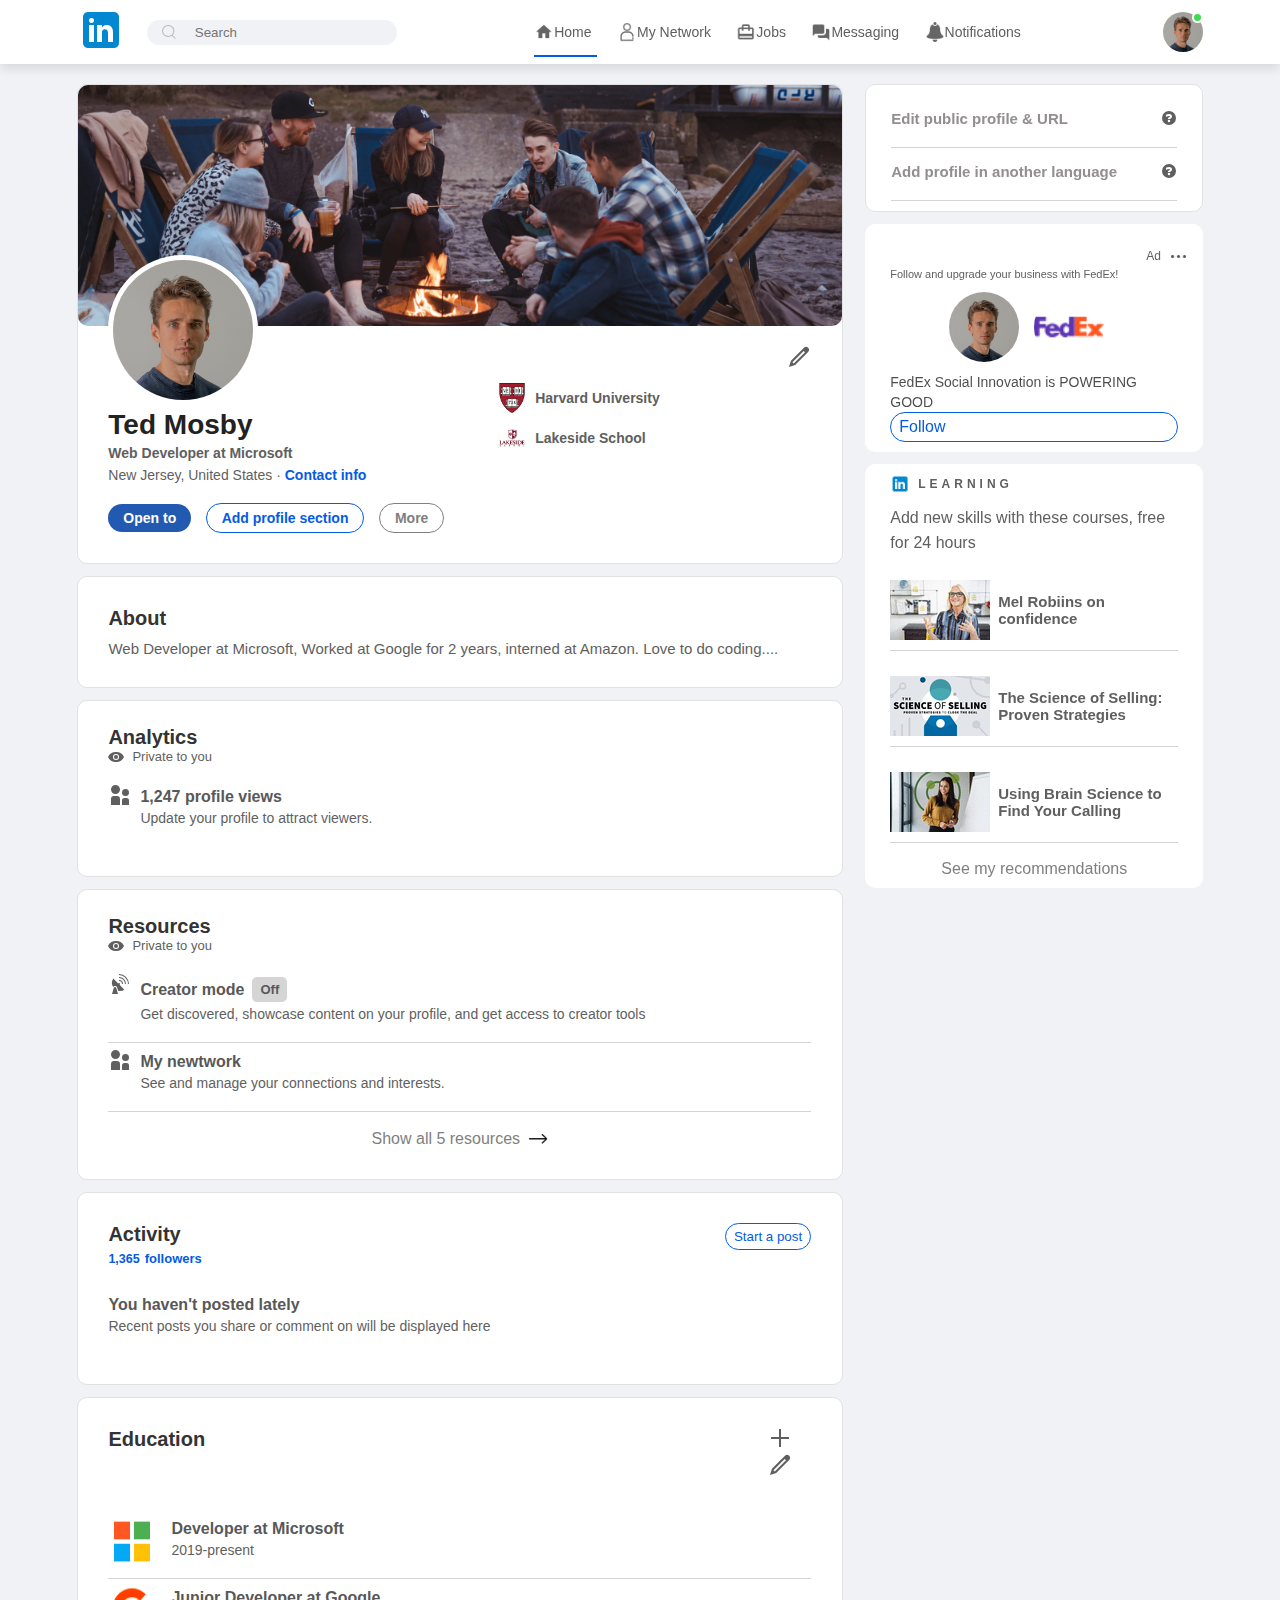
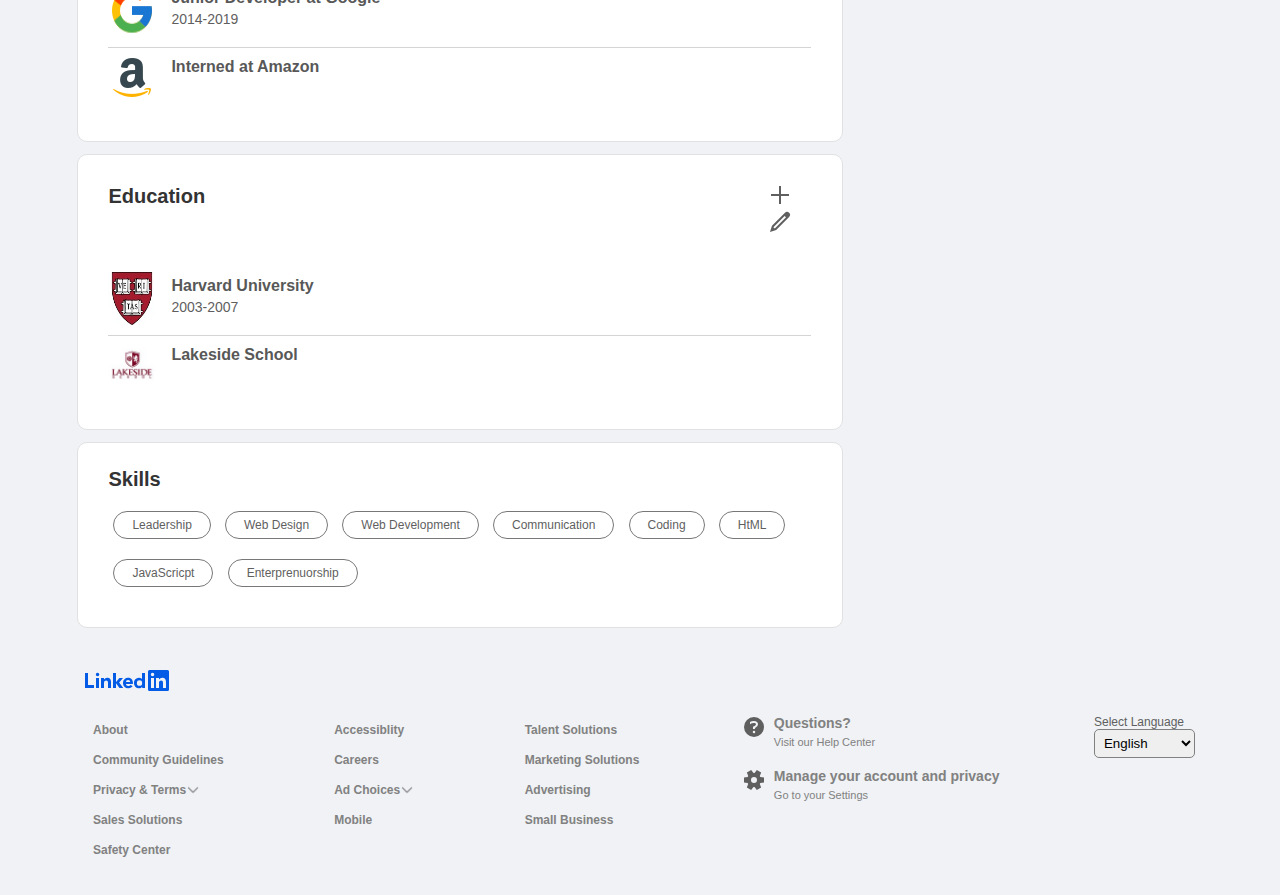
<file: linkedIn/profile.html>
<!DOCTYPE html>
<html lang="en">

<head>
    <meta charset="UTF-8">
    <meta http-equiv="X-UA-Compatible" content="IE=edge">
    <meta name="viewport" content="width=device-width, initial-scale=1.0">
    <title>LinkedIn</title>
    <link rel="stylesheet" href="style.css">
    <link rel="stylesheet" href="utils.css">
</head>

<body>
    <!-- Navbar Start Here -->
    <nav class="navbar">
        <!-- Nav-left -->
        <div class="navbar-left">
            <a href="index.html" class="logo"><img src="img/logo.png"></a>

            <div class="search-box">
                <img src="img/search.png">
                <input type="text" placeholder="Search">
            </div>

        </div>
        <!-- Nav-center -->
        <div class="navbar-center">
            <ul>
                <li><a href="#" class="active-link"><img src="img/profile-home.png"><span>Home</span></a></li>
                <li><a href="#"><img src="img/network.png"><span>My Network</span></a></li>
                <li><a href="#"><img src="img/profile-job.png"><span>Jobs</span></a></li>
                <li><a href="#"><img src="img/messaging.png"><span>Messaging</span></a></li>
                <li><a href="#"><img src="img/notification.png"><span>Notifications</span></a></li>
            </ul>
        </div>

        <!-- Nav-right -->
        <div class="navbar-right">
            <div class="online">
                <img src="img/man-1.jpg" class="nav-profile-img" onclick="toggleMenu()">
            </div>
        </div>

        <!-- -----Profile drop down menu-------- -->
        <div class="profile-menu-wrap" id="profileMenu">
            <div class="profile-menu">
                <div class="user-info">
                    <img src="img/man-1.jpg">
                    <div>
                        <h3>Ted Mosby</h3>
                        <small>Web Developer</small>
                    </div>
                </div>
                <b><a href="profile.html">View Profile</a></b>
            </div>

            <div class="drop-down-activity">
                <h3>Account</h3>
                <a href="#">Settings & Privacy</a>
                <a href="#">Help</a>
                <a href="#">Language</a>
            </div>

            <div class="drop-down-activity">
                <h3>Manage</h3>
                <a href="#">Post and Activity</a>
                <a href="#">Job Posting Account</a>

            </div>
            <div class="drop-down-activity">

                <a href="#">Log Out</a>

            </div>
        </div>

    </nav>

    <!-- ---- Profile Menu ------- -->

    <div class="container">
        <div class="profile-main">
            <div class="profile-container">
                <img src="img/cover.png" width="100%" class="cover-1">
                <div class="profile-container-inner">
                    <div class="inner-left">
                        <img src="img/man-1.jpg" class="profile-pic">
                        <h1>Ted Mosby</h1>
                        <b>Web Developer at Microsoft </b>
                        <p>New Jersey, United States &middot; <a href="#" class="contact-info"><b> Contact info</b></a>
                        </p>

                        <div class="profile-btn">
                            <a href="#" class="btn-1"><b>Open to</b> </a>
                            <a href="#" class="btn-2"><b> Add profile section</b></a>
                            <a href="#" class="btn-3">More</a>
                        </div>
                    </div>

                    <div class="inner-right">
                        <div class="pencil"><svg xmlns="http://www.w3.org/2000/svg" viewBox="0 0 24 24"
                                data-supported-dps="24x24" fill="currentColor" class="mercado-match" width="24"
                                height="24" focusable="false">
                                <path
                                    d="M21.13 2.86a3 3 0 00-4.17 0l-13 13L2 22l6.19-2L21.13 7a3 3 0 000-4.16zM6.77 18.57l-1.35-1.34L16.64 6 18 7.35z">
                                </path>
                            </svg></div>
                        <div>
                            <a href="#"><img src="img/harvard.jpg">Harvard University</a>
                            <a href="#"><img src="img/lakeside.jpg">Lakeside School</a>
                        </div>
                    </div>

                </div>
            </div>

            <div class="profile-about">
                <h2>About</h2>
                <p>Web Developer at Microsoft, Worked at Google for 2 years, interned at Amazon. Love to do coding....
                </p>
            </div>

            <div class="profile-description">
                <div>
                    <h2>Analytics</h2>
                    <span aria-hidden="true">
                        <li-icon aria-hidden="true" type="visibility" class="v-align-bottom" size="small"><svg
                                xmlns="http://www.w3.org/2000/svg" viewBox="0 0 16 16" data-supported-dps="16x16"
                                fill="currentColor" class="mercado-match" width="16" height="16" focusable="false">
                                <path
                                    d="M8 3a8.59 8.59 0 00-8 5 8.54 8.54 0 008 5 8.55 8.55 0 008-5 8.55 8.55 0 00-8-5zm0 8a3 3 0 113-3 3 3 0 01-3 3zm2-3a2 2 0 11-2-2 2 2 0 012 2z">
                                </path>
                            </svg></li-icon><span class="white-space-pre"> </span>Private to you
                    </span>
                </div>

                <div class="profile-info-icon">
                    <svg xmlns="http://www.w3.org/2000/svg" viewBox="0 0 24 24" data-supported-dps="24x24"
                        fill="currentColor" class="mercado-match" width="24" height="24" focusable="false">
                        <path
                            d="M12 16v6H3v-6a3 3 0 013-3h3a3 3 0 013 3zm5.5-3A3.5 3.5 0 1014 9.5a3.5 3.5 0 003.5 3.5zm1 2h-2a2.5 2.5 0 00-2.5 2.5V22h7v-4.5a2.5 2.5 0 00-2.5-2.5zM7.5 2A4.5 4.5 0 1012 6.5 4.49 4.49 0 007.5 2z">
                        </path>
                    </svg>

                    <div>
                        <h3>1,247 profile views </h3>
                        <p>Update your profile to attract viewers.</p>
                    </div>
                </div>
            </div>
            <div>
                <div class="profile-description">
                    <div>
                        <h2>Resources</h2>
                        <span aria-hidden="true">
                            <li-icon aria-hidden="true" type="visibility" class="v-align-bottom" size="small"><svg
                                    xmlns="http://www.w3.org/2000/svg" viewBox="0 0 16 16" data-supported-dps="16x16"
                                    fill="currentColor" class="mercado-match" width="16" height="16" focusable="false">
                                    <path
                                        d="M8 3a8.59 8.59 0 00-8 5 8.54 8.54 0 008 5 8.55 8.55 0 008-5 8.55 8.55 0 00-8-5zm0 8a3 3 0 113-3 3 3 0 01-3 3zm2-3a2 2 0 11-2-2 2 2 0 012 2z">
                                    </path>
                                </svg></li-icon><span class="white-space-pre"> </span>Private to you
                        </span>
                    </div>

                    <div class="profile-info-icon">
                        <svg xmlns="http://www.w3.org/2000/svg" viewBox="0 0 24 24" data-supported-dps="24x24"
                            fill="currentColor" class="mercado-match" width="24" height="24" focusable="false">
                            <path
                                d="M21 12h-1a9 9 0 00-9-9V2a10 10 0 0110 10zM11 5v1a6 6 0 016 6h1a7 7 0 00-7-7zm3 7h1a4 4 0 00-4-4v1a3 3 0 013 3zm-2 0a1 1 0 00-1.82-.54L5.32 6.6a8 8 0 00-.24 8.4 2.33 2.33 0 014.16.68l.88 3.08A8.57 8.57 0 0012 19a8 8 0 004.4-1.32l-4.86-4.86A1 1 0 0012 12zm-5 3a1.32 1.32 0 00-1.27 1L4 22h6l-1.73-6A1.32 1.32 0 007 15z">
                            </path>
                        </svg>

                        <div>
                            <h3>Creator mode <span>Off </span> </h3>
                            <p>Get discovered, showcase content on your profile, and get access to creator tools</p>
                        </div>

                    </div>
                    <div class="profile-info-icon">
                        <svg xmlns="http://www.w3.org/2000/svg" viewBox="0 0 24 24" data-supported-dps="24x24"
                            fill="currentColor" class="mercado-match" width="24" height="24" focusable="false">
                            <path
                                d="M12 16v6H3v-6a3 3 0 013-3h3a3 3 0 013 3zm5.5-3A3.5 3.5 0 1014 9.5a3.5 3.5 0 003.5 3.5zm1 2h-2a2.5 2.5 0 00-2.5 2.5V22h7v-4.5a2.5 2.5 0 00-2.5-2.5zM7.5 2A4.5 4.5 0 1012 6.5 4.49 4.49 0 007.5 2z">
                            </path>
                        </svg>

                        <div>
                            <h3>My newtwork </h3>
                            <p>See and manage your connections and interests.</p>
                        </div>
                    </div>
                    <a href="#" class="seemore-link">Show all 5 resources <img src="img/arrow-2.png" alt=""></a>

                </div>
                <div class="profile-description">
                    <div class="acitivity-flex">
                        <div>
                            <h2>Activity</h2>
                            <small>1,365 <span>followers</span></small>
                        </div>
                        <div class="start-post">

                            <button class="start-post-btn">Start a post</button>
                        </div>
                    </div>

                    <div class="profile-info-icon">


                        <div>
                            <h4>You haven't posted lately </h4>
                            <p>Recent posts you share or comment on will be displayed here</p>
                        </div>

                    </div>

                </div>
                <div class="profile-description">
                    <div class="acitivity-flex">
                        <div>
                            <h2>Education</h2>

                            <div class="pencil-edu">
                                <svg xmlns="http://www.w3.org/2000/svg" viewBox="0 0 24 24" data-supported-dps="24x24"
                                    fill="currentColor" class="mercado-match" width="24" height="24" focusable="false">
                                    <path d="M21 13h-8v8h-2v-8H3v-2h8V3h2v8h8z"></path>
                                </svg>

                                <svg xmlns="http://www.w3.org/2000/svg" viewBox="0 0 24 24" data-supported-dps="24x24"
                                    fill="currentColor" class="mercado-match" width="24" height="24" focusable="false">
                                    <path
                                        d="M21.13 2.86a3 3 0 00-4.17 0l-13 13L2 22l6.19-2L21.13 7a3 3 0 000-4.16zM6.77 18.57l-1.35-1.34L16.64 6 18 7.35z">
                                    </path>
                                </svg>
                            </div>
                        </div>



                    </div>
                    <div class="profile-info-icon">
                        <img src="img/microsoft.png">

                        <div>
                            <h3>Developer at Microsoft </h3>
                            <p>2019-present</p>
                        </div>
                    </div>
                    <div class="profile-info-icon">
                        <img src="img/google.png">

                        <div>
                            <h3>Junior Developer at Google</h3>
                            <p>2014-2019</p>
                        </div>
                    </div>
                    <div class="profile-info-icon">
                        <img src="img/amazon.png">

                        <div>
                            <h3>Interned at Amazon</h3>

                        </div>
                    </div>

                </div>
                <div class="profile-description">
                    <div class="acitivity-flex">
                        <div>
                            <h2>Education</h2>

                            <div class="pencil-edu">
                                <svg xmlns="http://www.w3.org/2000/svg" viewBox="0 0 24 24" data-supported-dps="24x24"
                                    fill="currentColor" class="mercado-match" width="24" height="24" focusable="false">
                                    <path d="M21 13h-8v8h-2v-8H3v-2h8V3h2v8h8z"></path>
                                </svg>

                                <svg xmlns="http://www.w3.org/2000/svg" viewBox="0 0 24 24" data-supported-dps="24x24"
                                    fill="currentColor" class="mercado-match" width="24" height="24" focusable="false">
                                    <path
                                        d="M21.13 2.86a3 3 0 00-4.17 0l-13 13L2 22l6.19-2L21.13 7a3 3 0 000-4.16zM6.77 18.57l-1.35-1.34L16.64 6 18 7.35z">
                                    </path>
                                </svg>
                            </div>
                        </div>



                    </div>
                    <div class="profile-info-icon">
                        <img src="img/harvard.jpg">

                        <div>
                            <h3>Harvard University </h3>
                            <p>2003-2007</p>
                        </div>
                    </div>
                    <div class="profile-info-icon">
                        <img src="img/lakeside.jpg">

                        <div>
                            <h3>Lakeside School</h3>

                        </div>
                    </div>

                </div>

                <div class="profile-description">
                    <div class="activity-flex">
                        <h2>Skills</h2>
                    </div>
                    <a href="#" class="skills-btn">Leadership</a>
                    <a href="#" class="skills-btn">Web Design</a>
                    <a href="#" class="skills-btn">Web Development</a>
                    <a href="#" class="skills-btn">Communication</a>
                    <a href="#" class="skills-btn">Coding</a>
                    <a href="#" class="skills-btn">HtML</a>
                    <a href="#" class="skills-btn">JavaScricpt</a>
                    <a href="#" class="skills-btn">Enterprenuorship</a>
                </div>


            </div>


        </div>

        <!-- ----Sidebar---- -->
        <div class="profile-sidebar">
            <div class="edit-profile-url">
                <div>
                    <h2>Edit public profile & URL</h2> <span><svg xmlns="http://www.w3.org/2000/svg" viewBox="0 0 16 16"
                            data-supported-dps="16x16" fill="currentColor" class="mercado-match" width="16" height="16"
                            focusable="false">
                            <path
                                d="M8 1a7 7 0 107 7 7 7 0 00-7-7zm0 11.25A1.25 1.25 0 119.25 11 1.25 1.25 0 018 12.25zM8.82 9H7v-.95l.93-.46C8.64 7.24 9 6.89 9 6.6S8.57 6 8 6a6.49 6.49 0 00-3 .91V4.84A6.35 6.35 0 018.1 4c2 0 2.9 1 2.9 2.4 0 .9-.5 1.83-2.18 2.6z">
                            </path>
                        </svg></span>
                </div>


                <div>
                    <h2>Add profile in another language</h2> <span><svg xmlns="http://www.w3.org/2000/svg"
                            viewBox="0 0 16 16" data-supported-dps="16x16" fill="currentColor" class="mercado-match"
                            width="16" height="16" focusable="false">
                            <path
                                d="M8 1a7 7 0 107 7 7 7 0 00-7-7zm0 11.25A1.25 1.25 0 119.25 11 1.25 1.25 0 018 12.25zM8.82 9H7v-.95l.93-.46C8.64 7.24 9 6.89 9 6.6S8.57 6 8 6a6.49 6.49 0 00-3 .91V4.84A6.35 6.35 0 018.1 4c2 0 2.9 1 2.9 2.4 0 .9-.5 1.83-2.18 2.6z">
                            </path>
                        </svg></span>
                </div>
            </div>

            <div class="sidebar-news-2">
                <div class="info-icon"> <span>Ad</span>
                    <img src="img/more.png" class="">
                </div>
                <h1></h1>
                <small>Follow and upgrade your business with FedEx!</small>
                <div class="ad-img">
                    <img src="img/man-1.jpg" alt="">
                    <img src="img/fedex.png" alt="">
                </div>
                <h2>FedEx Social Innovation is POWERING GOOD</h2>

                <!-- Ad-btn is not showing -->
                <div class="ad-btn">
                    <p>Follow</p>
                </div>
            </div>
            <div class="sidebar-news-2">
                <div class="learning">
                    <img src="img/logo.png">
                    <span>LEARNING</span>
                </div>
                <div class="learning-video">
                    <h3>Add new skills with these courses, free for 24 hours</h3>
                    <div>
                        <img src="img/vid-1.gif">
                        <span>Mel Robiins on confidence</span>
                    </div>
                    <div>
                        <img src="img/vid-2.gif">
                        <span>The Science of Selling: Proven Strategies</span>
                    </div>
                    <div>
                        <img src="img/vid-3.gif">
                        <span>Using Brain Science to Find Your Calling</span>
                    </div>
                    <a href="#" class="seemore-link">See my recommendations </a>
                </div>

            </div>


        </div>


    </div>

    <div class="footer-logo">
        <svg xmlns="http://www.w3.org/2000/svg" viewBox="0 0 84 21" data-supported-dps="84x21" fill="currentColor"
            class="mercado-match" width="84" height="21" focusable="false">
            <g>
                <g class="background-mercado">
                    <path
                        d="M12.5 2.75a1.75 1.75 0 101.8 1.75 1.75 1.75 0 00-1.8-1.75zM11 8h3v10h-3zM22.34 7.76A4.06 4.06 0 0019 9.39V8h-3v10h3v-5a2.31 2.31 0 012.16-2.48c1.1 0 1.84.82 1.84 2.44V18h3v-6.25c0-3.06-1.89-3.99-3.66-3.99zM82.5 0h-18A1.5 1.5 0 0063 1.5v18a1.5 1.5 0 001.5 1.5h18a1.5 1.5 0 001.5-1.5v-18A1.5 1.5 0 0082.5 0zM69 18h-3V8h3zM67.5 6.25a1.75 1.75 0 111.8-1.75 1.75 1.75 0 01-1.8 1.75zM81 18h-3v-5.09c0-1.62-.74-2.44-1.84-2.44A2.31 2.31 0 0074 13v5h-3V8h3v1.39a4.06 4.06 0 013.3-1.63c1.77 0 3.66.93 3.66 4zM3 3H0v15h9v-3H3V3zM57 9a4.23 4.23 0 00-3.17-1.3A4.9 4.9 0 0049 12.94a5 5 0 004.87 5.36 3.78 3.78 0 003.31-1.61V18H60V3h-3zm-2.54 6.8A2.57 2.57 0 0151.9 13a2.55 2.55 0 012.56-2.8A2.63 2.63 0 0157.1 13a2.6 2.6 0 01-2.64 2.8zM38.04 8H34.4l-3.34 4.04H31V3h-3v15h3v-4.81h.06L34.48 18h3.75l-4.06-5.5L38.04 8z">
                    </path>
                    <path
                        d="M43.13 7.7A5 5 0 0038 12.87a5.11 5.11 0 005.24 5.43 5.5 5.5 0 004.39-1.94l-1.93-1.3a3.28 3.28 0 01-2.4 1 2.24 2.24 0 01-2.38-2V14h7v-.77C48 9.52 45.85 7.7 43.13 7.7zm-2.2 4.3a2.16 2.16 0 012.21-2.1 2 2 0 012 2.1z">
                    </path>
                </g>
            </g>
        </svg>
    </div>

    <div class="profile-footer">
        <div>
            <a href="#">About</a>
            <a href="#">Community Guidelines</a>
            <a href="#">Privacy & Terms <img src="img/expand down arrow.png" alt=""></a>
            <a href="#">Sales Solutions</a>
            <a href="#">Safety Center</a>
        </div>
        <div>
            <a href="#">Accessiblity</a>
            <a href="#">Careers</a>
            <a href="#">Ad Choices <img src="img/expand down arrow.png" alt=""></a>
            <a href="#">Mobile</a>
        </div>
        <div>
            <a href="#">Talent Solutions</a>
            <a href="#">Marketing Solutions</a>
            <a href="#">Advertising</a>
            <a href="#">Small Business</a>
        </div>
        <div>
            <span class="flex">
                <svg xmlns="http://www.w3.org/2000/svg" viewBox="0 0 24 24" data-supported-dps="24x24" fill="currentColor" class="mercado-match" width="24" height="24" focusable="false">
                    <path d="M12 2a10 10 0 1010 10A10 10 0 0012 2zm0 16.25A1.25 1.25 0 1113.25 17 1.25 1.25 0 0112 18.25zm1.41-5.46L13 13v1h-2v-2.21l1.49-.79C13.82 10.34 14 9.77 14 9.3c0-.78-.92-1.3-2.3-1.3A7.12 7.12 0 008 9.24V7a8 8 0 013.7-1c3 0 4.3 1.55 4.3 3.3a3.91 3.91 0 01-2.59 3.49z">
                    </path>
                </svg>
                <div>
                    <h3>Questions?</h3>
                    <small>Visit our Help Center</small>
                </div>
                
            </span>
            <span class="flex">
                <svg xmlns="http://www.w3.org/2000/svg" viewBox="0 0 24 24" data-supported-dps="24x24" fill="currentColor" class="mercado-match" width="24" height="24" focusable="false">
                    <path d="M9.18 2l-4.3 2.52L6.22 8l-.52.91-3.7.55v5l3.64.54.54.93-1.34 3.53L9.14 22l2.29-2.9h1.09l2.3 2.9 4.32-2.52L17.79 16l.53-.93 3.68-.53v-5L18.32 9l-.51-.9 1.36-3.51L14.86 2l-2.33 3h-1zM12 9a3 3 0 11-3 3 3 3 0 013-3z"></path>
                  </svg>
                <div>
                    <h3>Manage your account and privacy</h3>
                    <small>Go to your Settings</small>
                </div>
                
            </span>
        </div>
        <div>
            <div class="select-cnt">
                <label for="#">Select Language</label>
                <select name="" id="global-language">
                    <option value="#">English</option>
                    <option value="#">Hindi</option>
                    <option value="#">French</option>
                    <option value="#">Russian</option>
                    <option value="#">Portuguese</option>
                </select>
            </div>
            
        </div>
    </div>






    <script src="script.js"></script>

</body>

</html>
</file>
<file: linkedIn/style.css>
/* --------Navbar------- */
.navbar {
    display: flex;
    align-items: center;
    justify-content: space-between;
    background: #fff;
    padding: 6px 6%;
    position: sticky;
    top: 0;
    z-index: 100;
    box-shadow: 0 5px 10px rgba(0, 0, 0, 0.1);
}

/* -----Nav-left------ */
.logo {
    width: 30px;
    margin-right: 15px;
    display: block;
}

.search-box {
    background: #f0f2f5;
    width: 250px;
    border-radius: 20px;
    display: flex;
    align-items: center;
    padding: 0 15px;
    margin-left: 25px;
}

.navbar-left {
    display: flex;
    align-items: center;
}

.search-box img {
    width: 14px;
}

.search-box input {
    width: 100%;
    background: transparent;
    padding: 5px;
    outline: none;
    border: none;
}


/* ----------Nav-center------- */
.navbar-center ul li {
    display: inline-block;
    list-style: none;

}

.navbar-center ul li:hover a {
    color: black;
}

.navbar-center ul li a {
    display: flex;
    align-items: center;
    font-size: 14px;
    margin: 5px 8px;
    padding-right: 5px;
    position: relative;
}

.navbar-center ul li img {
    width: 20px;
}


.navbar-center ul li a::after {
    content: '';
    width: 0;
    height: 2px;
    background: #045be6;
    position: absolute;
    bottom: -15px;
    /* transition: width 0.3s; */
    transform: scale(0, 1);
    transition: transform 0.3s ease;
}

.navbar-center ul li a:hover::after,
.navbar-center ul li a.active-link::after {
    width: 100%;
    transform: scale(1, 1);
}

/* ------Nav-right------- */
.nav-profile-img {
    width: 40px;
    border-radius: 50%;
    display: block;
    cursor: pointer;
    position: relative;
}

.online {
    position: relative;
}

.online::after {
    content: '';
    width: 7px;
    height: 7px;
    border: 2px solid #fff;
    border-radius: 50%;
    right: 0px;
    top: 0px;
    background: #41db51;
    position: absolute;
}


/* ------Profile drop down menu-------- */
.profile-menu-wrap {
    position: absolute;
    top: 100%;
    right: 5%;
    width: 270px;
    border-radius: 10px;
    /* max-height: 0; */
    display: none;
    overflow: hidden;
    transition: max-height 0.5s;

}

.profile-menu-wrap.open-menu {
    /* max-height: 400px; */
    display: block;

}

.profile-menu-wrap {
    background: #fff;
    /* color: #fff; */
    padding: 20px;
    margin: 10px;
}

.profile-menu {
    margin-bottom: 8px;
}

.user-info {
    display: flex;
    align-items: center;
}

.user-info img {
    width: 50px;
    border-radius: 50%;
    margin-right: 15px;
}

.user-info h3 {
    /* font-weight: 500; */
    font-size: 16px;
    /* margin-bottom: -7px; */
}

.user-info small {
    padding: 5px;
    font-size: 12px;
}

.profile-menu a {
    border-radius: 20px;
    border: 1px solid;
    padding: 5px;
    color: #045be6;
    justify-content: center;
    display: flex;
    font-size: 13px;
    text-align: center;
    margin: 5px 0;
}

.profile-menu a:hover {
    background: #e8f1ff;

    border: 2px solid;
}

.drop-down-activity {
    border-top: 1px solid #ccc;

    /* margin: 10px 0; */
    padding: 8px 0;
}

.drop-down-activity h3 {
    font-size: 16px;
    font-weight: 600;
}

.drop-down-activity a {
    font-size: 13px;
    font-weight: 500;
    color: #888;
    margin: 8px 0;
    display: flex;

}

.drop-down-activity a:hover {
    text-decoration: underline;
}



/* ------Content---- */

.container {
    padding: 20px 6%;
    display: flex;
    flex-wrap: wrap;
    justify-content: space-between;
}

/* ---------Left sidebar------- */

.left-sidebar {
    flex-basis: 25%;
    align-self: flex-start;
    position: sticky;
    top: 73px;
}

.sidebar-profile-box {
    background: #fff;
    border-radius: 10px;
}

.sidebar-profile-box img {
    border-radius: 5px;
}


.sidebar-profile-info {
    padding: 0 25px;
}

.sidebar-profile-info img {
    width: 90px;
    border-radius: 50%;
    background: #fff;
    padding: 4px;
    margin-top: -45px;
}

.sidebar-profile-info h1 {
    font-size: 20px;
    font-weight: 600;
    color: #222;
}

.sidebar-profile-info h3 {
    font-size: 14px;
    font-weight: 500;
    color: #777;
}

.sidebar-profile-info ul {
    list-style: none;
    margin: 20px 0;
}

.sidebar-profile-info ul li {
    width: 100%;
    margin: 5px 0;
    font-size: 13px;
}

.sidebar-profile-info ul li span {
    float: right;
    color: #1b3560;
}

.sidebar-profile-link {
    display: flex;
    align-items: center;
    border-top: 1px solid #ccc;
}

.sidebar-profile-link img {
    width: 20px;
    margin-right: 10px;
}

.sidebar-profile-link a {
    flex-basis: 50%;
    display: flex;
    align-items: center;
    justify-content: center;
    padding: 15px 0;
    font-size: 13px;
    border-left: 1px solid #ccc;
}

.sidebar-profile-link a:first-child {
    border-left: 0;
}

.sidebar-activity {
    background: #fff;
    padding: 5px 25px;
    margin: 12px 0;
    border-radius: 10px;
}

.sidebar-activity h3 {
    color: #777;
    font-size: 14px;
    font-weight: 500;
    margin: 20px 0 10px;
}

.sidebar-activity a {
    display: flex;
    align-items: center;
    font-size: 12px;
    font-weight: 500;
    color: #888;
    margin: 3px 0;
}

.sidebar-activity a img {
    width: 15px;
    margin-right: 10px;
}

.discover-more-link {
    border-top: 1px solid #ccc;
    text-align: center;
    margin-top: 20px;
    margin-left: -25px;
    margin-right: -25px;
}

.discover-more-link a {
    color: #045be6;
    display: inline-block;
    margin: 10px 0;
}




/* -----main content---------- */
.main-content {
    flex-basis: 47%;

}

.create-post {
    background: #fff;
    border: 1px solid #d9d9d9;
    border-radius: 10px;
}

.create-post-input {
    padding: 20px 25px 10px;
    display: flex;
    align-items: flex-start;
}

.create-post-input img {
    width: 50px;
    border-radius: 50%;
    margin-right: 10px;
}

.create-post-input textarea {
    font-size: 15px;
    font-weight: 500;
    width: 100%;
    line-height: 17px;
    border: 1px solid grey;
    border-radius: 20px;
    outline: 0;
    resize: none;
    background: transparent;
    margin-top: 1px;
    padding-left: 18px;
    padding-top: 11px;
}

::placeholder {
    font-weight: 500;
    padding-left: 14px;
    padding-top: 2px;
}

.create-post-links {
    display: flex;
    align-items: flex-start;
    margin-right: 20px;
}

.create-post-links li {
    list-style: none;
    /* border-top: 1px solid #ccc;
    border-radius: 1px solid #ccc; */
    flex-basis: 25%;
    height: 40px;
    font-size: 13px;
    display: flex;
    align-items: center;
    justify-content: center;
    cursor: pointer;
    font-weight: 600;
    color: #888;
}

.create-post-links li img {
    width: 20px;
    margin-right: 10px;
}

.sort-by {
    display: flex;
    align-items: center;
    margin: 10px 0;
}

.sort-by hr {
    flex: 1;
    margin-top: 3px;
    border: 0;
    height: 1px;
    background: #ccc;
}

.sort-by p {
    font-size: 12px;
    padding-left: 5px;
}

.sort-by p span {
    font-weight: 600;
    cursor: pointer;
}

.post {
    background: #fff;
    padding: 20px 25px 5px;
    margin: 5px 0 15px;
    border-radius: 10px;
}

.post-info-icon {
    width: 20px;
    float: right;
    margin-top: 5px;
}

.post-author {
    display: flex;
    align-items: flex-start;
    margin-bottom: 20px;
    margin-top: -10px;
}

.post-author img {
    width: 50px;
    border-radius: 50%;
    margin-right: 10px;
    margin-top: 5px;
}

.post-author div {
    margin-top: 7px;
}

.post-author-name {
    display: flex;
}

.post-author h1 {
    align-items: center;
    margin-right: 5px;
    display: flex;
    font-size: 15px;
    font-weight: 600;
    /* color: #333; */
    color: #5f5f5f;
}

.post-author h1:hover {
    color: #045be6;
    cursor: pointer;
    text-decoration: underline;
}

.post-author small {
    font-size: 11px;
    /* margin-left: 5px; */
}

.post-author h1 small:hover {
    cursor: default;
    color: #5f5f5f;
}

.post-author h1 small {
    margin-left: 5px;
    font-weight: lighter;
    font-size: 12px;
    margin-bottom: 0px;
}

.post-author div small:last-child {
    display: flex;
    align-items: center;
}

.post-author small {
    display: block;
}

.post p {
    font-size: 14px;
    margin-bottom: 15px;
}

.post-stats {
    display: flex;
    flex-wrap: wrap;
    align-items: center;
    justify-content: space-between;
    font-size: 12px;
    border-bottom: 1px solid #ccc;
    padding-bottom: 6px;
    margin: 7px;
}

.post-stats div {
    display: flex;
    align-items: center;
}

.post-stats img {
    width: 15px;
    margin-right: -5px;
}

.liked-user {
    margin-left: 15px;
}

.post-activity {
    display: flex;
    align-items: center;
    justify-content: space-between;
    padding: 10px 0;
    font-size: 14px;
    font-weight: 500;

}

.post-activity div {
    display: flex;
    align-items: center;
    padding: 8px;
    border-radius: 5px;
}

.post-activity div:hover {
    background: rgb(221, 221, 221);
    cursor: pointer;
}

.post-activity img {
    width: 27px;
    margin-right: 5px;
}



/* left sidebar------------- */

.right-sidebar {
    position: sticky;
    top: 73px;
    flex-basis: 25%;
    align-self: flex-start;
}

.sidebar-news {
    background: #fff;
    padding: 10px 25px;
    border-radius: 10px;
}

.sidebar-news h1 {
    font-size: 18px;
    font-weight: 600;
    color: #333;
    margin: 10px 0 30px;
}

.sidebar-news a {
    display: block;
    font-size: 13px;
    font-weight: 600;
    margin-top: 10px;
    margin-bottom: 0px;
}

.sidebar-news span {
    font-size: 12px;
}

.info-icon {
    width: 15px;
    float: right;
    margin-top: 15px;
    display: flex;
    align-items: center;
}

.sidebar-news .read-more-link {
    color: #045be6;
    font-weight: 500;
    margin: 20px 0 10px;
}

/* .sidebar-ad{
   
    position: relative;
    background: #fff;
    padding: 15px 25px;
    text-align: center;
    margin: 12px 0;
    font-size: 12px;
}

.sidebar-ad img{
    width: 60px;
    border-radius: 50%;
    margin: 4px;
} */


.sidebar-useful-links {
    padding: 15px 25px;
    text-align: center;

}

.sidebar-useful-links a {
    display: inline-block;
    font-size: 12px;
    margin: 4px 6px;
}

.sidebar-useful-links a img {
    width: 14px;
    align-items: center;
}

.copyright-msg {
    display: flex;
    justify-content: center;
}

.copyright-msg img {
    width: 50px;
}

.copyright-msg p {
    font-size: 12px !important;
    font-weight: 600;
    margin-left: 10px;
}

/* ----Index CSS End Here---- */


/* ----Profile Page CSS start Here----- */

.profile-main {
    flex-basis: 68%;

}

.profile-sidebar {
    flex-basis: 30%;
    align-self: flex-start;
    position: sticky;
    top: 73px;

}

.profile-container {
    background: #fff;
    border-radius: 10px;
    border: 1px solid #e1e1e1;
}

.cover-1 {
    border-radius: 10px;
}

.profile-container-inner {
    display: flex;
}

.inner-left {
    flex-basis: 60%;
}

.contact-info {
    color: #045be6;
    font-weight: 500;
}

.contact-info:hover {

    text-decoration: underline;
}



.profile-container h1 {
    font-size: 28px;
    font-weight: 600;
    color: #222;
    margin-bottom: 3px;
}

.profile-container b {
    font-weight: 600;
    font-size: 14px;
}

.profile-container p {
    margin-top: 5px;
    font-size: 14px;
}

.profile-container-inner {
    padding: 0 4% 10px;
}

.profile-pic {
    width: 150px;
    border-radius: 50%;
    margin-top: -75px;
    padding: 5px;
    background: #fff;
}

.profile-btn {
    margin: 20px 0;
}

.profile-btn a {
    display: inline-flex;
    align-items: center;
    padding: 6px 15px;
    border-radius: 20px;
    margin-right: 10px;
    font-weight: 600;
    font-size: 14px;
}

.btn-1 {
    background: #235ab1;
    color: white;
}

.btn-1:hover {
    background: #1f3f74;
}

.btn-2 {
    color: #045be6;
    font-weight: 600;
    border: 1px solid #045be6;
}

.btn-2:hover {
    background: #d3e4ff;
    border: 2px solid #045be6;
}

.btn-3 {
    border: 1px solid grey;
    color: gray;
}

.btn-3:hover {
    background: rgb(235 235 235);
    border: 2px solid rgb(129 129 129);
}

.inner-right {
    flex-basis: 37%;
    display: flex;
    flex-direction: column;
}

.inner-right a {
    display: flex;
    align-items: center;
    margin-top: 10px;
}

.pencil {
    margin-left: 290px;
    margin-top: 15px;
    cursor: pointer;
}

.pencil:hover {
    background-color: #e3e3e3;
    border-radius: 20px;
}

.inner-right a {
    font-size: 14px;
    font-weight: 600;
}

.inner-right a img {
    width: 30px;
    margin-right: 8px;
}

.inner-right a:hover {
    color: #045be6;
    text-decoration: underline;
}

.profile-about {
    background: #fff;
    padding: 20px 4% 30px;
    margin: 12px 0;
    font-size: 15px;
    border: 1px solid #e1e1e1;
    border-radius: 10px;
}


.profile-about h2 {
    color: #333;
    margin: 10px 0 10px;
    font-weight: 600px;
    ;
    font-size: 20px;
}

.profile-description {
    background: #fff;
    padding: 20px 4% 30px;
    margin: 12px 0;
    font-size: 15px;
    border: 1px solid #e1e1e1;
    border-radius: 10px;
}

.profile-description h2 {
    color: #333;
    font-weight: 600px;
    font-size: 20px;
}

.profile-description span {
    font-size: 13px;
    display: flex;
}

.profile-description span svg {
    margin-right: 8px;
}

.profile-description div {
    padding: 5px 0% 10px;
}


.profile-info-icon {
    display: flex;
}

.profile-info-icon h3 {
    font-size: 16px;
    color: #585858;
    display: flex;
    align-items: center;
    margin-bottom: 4px;
}

.profile-info-icon p {
    font-size: 14px;
}

.profile-info-icon h3 span {
    margin-left: 8px;
    border-radius: 5px;
    padding: 5px 8px;
    background: #d5d5d5;
}

.profile-info-icon svg {
    margin-right: 8px;
}

.profile-info-icon {
    border-bottom: 1px solid rgb(212, 212, 212);
}

.profile-info-icon:last-child {
    border-bottom: none;
}

.profile-info-icon h3:hover {
    color: #045be6;
    text-decoration: underline;
    cursor: pointer;
}

.seemore-link {
    display: flex;
    align-items: center;
    justify-content: center;
    font-size: 16px;
    margin-top: 17px;
    font-weight: 500;
    color: gray;
}

.seemore-link img {
    width: 20px;
    margin-left: 8px;
}

.profile-description a:hover {
    background-color: #e3e3e3;
    border-radius: 15px;
}

.profile-description small {
    display: flex;
    color: #045be6;
    font-weight: 600;
    align-items: center;
    margin-top: 5px;
}

.profile-description small span {
    margin-left: 5px;
}

.profile-description small:hover {
    text-decoration: underline;
    cursor: pointer;
}

.acitivity-flex {
    display: flex;
    justify-content: space-between;
}

.start-post-btn {
    color: #045be6;
    border: 1px solid #045be6;
    padding: 5px 8px;
    border-radius: 20px;
    background: transparent;
}

.start-post-btn:hover {
    background-color: #e0ecff;
    border-radius: 2px solid #045be6;
    cursor: pointer;
}

.profile-info-icon h4 {
    font-size: 16px;
    color: #585858;
    display: flex;
    align-items: center;
    margin-bottom: 4px;
}

.pencil-edu {
    margin-left: 660px;
    margin-top: -30px;
}

.pencil-edu svg {
    margin-right: 10px;
    cursor: pointer;

}

.pencil-edu svg:hover {
    background-color: #e3e3e3;
    border-radius: 20px;
}

.profile-info-icon {
    display: flex;
}

.profile-info-icon img {
    width: 48px;
    margin-right: 15px;
}

.skills-btn {
    display: inline-block;
    margin: 10px 5px;
    padding: 6px 18px;
    border: 1px solid #777;
    border-radius: 20px;
    font-size: 12px;
    font-weight: 500;
}





/* ----------Profile Sidebar------ */

.edit-profile-url {
    background: #fff;
    padding: 10px 25px;
    border-radius: 10px;
    border-radius: 10px;
    border: 1px solid #e1e1e1;
}

.edit-profile-url h2 {
    font-size: 15px;
    color: #938f8f;
    margin-bottom: 20px;
}

.edit-profile-url div {
    display: flex;
    margin-top: 15px;
    justify-content: space-between;
    border-bottom: 1px solid #d5d5d5;
}

.info-icon span {
    margin-left: -17px;
    font-size: 12px;
    margin-right: 10px;
}

.info-icon img {
    width: 15px;

}

.ad-img {
    margin: 10px 0;
    display: flex;
    justify-content: center;
}

.ad-img img {
    width: 70px;
    border-radius: 50%;
    margin-right: 15px;
}

.sidebar-news-2 {
    background: #fff;
    padding: 10px 25px;
    border-radius: 10px;
    margin: 12px 0;
}

.sidebar-news-2 small {
    font-size: 11px;
    margin: 10px 0;
}

.sidebar-news-2 h1 {
    font-size: 18px;
    font-weight: 600;
    color: #333;
    margin: 10px 0 30px;

}

.sidebar-news-2 h2 {
    color: rgba(0, 0, 0, 0.7);
    font-weight: 400;
    font-size: 14px;
    line-height: 20px;
}

.ad-btn {
    color: #045be6;
    border: 1px solid #045be6;
    padding: 5px 8px;
    border-radius: 20px;
    background: transparent;
}


.learning {
    display: flex;
    align-items: center;
    font-size: 12px;
    letter-spacing: 4px;
    font-weight: 600;
}

.learning img {
    width: 20px;
    margin-right: 8px;
}

.learning-video h3 {
    line-height: 25px;
    font-size: 16px;
    font-weight: 500;
    margin: 11px 0;
}

.learning-video div span:hover {
    text-decoration: underline;
    cursor: pointer;
}

.learning-video div {
    display: flex;
    align-items: center;
    font-size: 15px;
    font-weight: 600;
    margin: 15px 0;
    padding: 10px 0;
    border-bottom: 1px solid rgb(212, 212, 212);
}

.learning-video img {
    margin-right: 8px;
}

.learning-video img :hover {
    cursor: pointer;
}

.learning-video a:hover {
    background-color: #e3e3e3;
    border-radius: 15px;
}

.footer-logo {
    padding: 10px 85px;
    color: #045be6;
}



.profile-footer {
    display: flex;
    padding: 10px 85px;
    justify-content: space-between;
}

.profile-footer div {
    display: flex;
    flex-direction: column;
    margin-bottom: 20px;
}

.profile-footer div a {
    font-size: 12px;
    font-weight: 600;
    margin: 8px;
    display: flex;
    color: #818181;
}

.profile-footer div a:hover {
    color: #045be6;
    text-decoration: underline;
}

.profile-footer div a img {
    width: 14px;
}

.footer-ques {
    display: flex;
}

.flex {
    display: flex;
}

.flex h3:hover {
    color: #045be6;
    text-decoration: underline;
    cursor: pointer;
}

.flex svg {
    margin-right: 8px;
}

.flex div h3 {
    font-size: 14px;
    margin-bottom: 5px;
    color: #818181;
}

.flex div small {
    font-size: 11px;
    color: #818181;
}

.select-cnt {
    font-size: 12px;
    font-weight: 500;
}

.select-cnt select {
    border: 1px solid gray;
    border-radius: 5px;
    padding: 5px;
}

.select-cnt select option {
    color: #818181;
}

#showMoreLink{
    display: none;
}


/* --------Media Querries---------- */

@media only screen and (max-width: 600px) {
    .search-box {
        background: transparent;
        width: auto;
        padding: 0;
    }

    .search-box input {
        width: 0;
        padding: 0;
    }

    .navbar {
        justify-content: flex-start;
    }

    .navbar-left {
        margin-right: 10px;
    }

    .navbar-left a {
        margin-right: 0;
    }

    .navbar-center ul li a span {
        display: none;
    }

    .navbar-center ul li img {
        width: 25px;
    }

    .navbar-center ul li a {
        padding-right: 0;
        margin: 5px;
    }

    .nav-profile-img {
        width: 30px;
    }

    .container {
        padding: 15px 3%;
    }

    .left-sidebar,
    .right-sidebar {
        flex-basis: 100%;
        position: relative;
        top: unset;
    }

    .navbar-right {
        margin-left: 85px;
    }

    .main-content {
        flex-basis: 100%;
    }

    .profile-main,
    .profile-sidebar {
        flex-basis: 100%;
    }

    .inner-left img {
        width: 100px;
    }

    .inner-left h1 {
        font-size: 20px;
    }

    .btn-3 {
        margin-top: 8px;
    }

    .pencil {
        margin-left: 160px;
    }

    .pencil-edu {
        margin-left: 220px;
        display: flex;
    }

    .profile-footer {
        display: block;
    }

    #showMoreLink {
        display: block;
        width: fit-content;
        margin: 10px auto;
        cursor: pointer;
    }
    .sidebar-activity{
        display: none;
    }
    .sidebar-activity.open-activity{
        display: block;
    }

}

@media only screen and (max-width: 1000px){
    .navbar-center ul li a{
        margin: 5px 0;
    }

    .profile-main,
    .profile-sidebar {
        flex-basis: 100%;
    }
}
</file>
<file: linkedIn/utils.css>
*{
margin: 0;
padding: 0;
font-family:'poppins', sans-serif;
box-sizing:border-box ;
}

body{
    background: #f0f2f5;
    color: #5f5f5f;
}
a{
    text-decoration: none;
    color:#5f5f5f;
}
</file>
